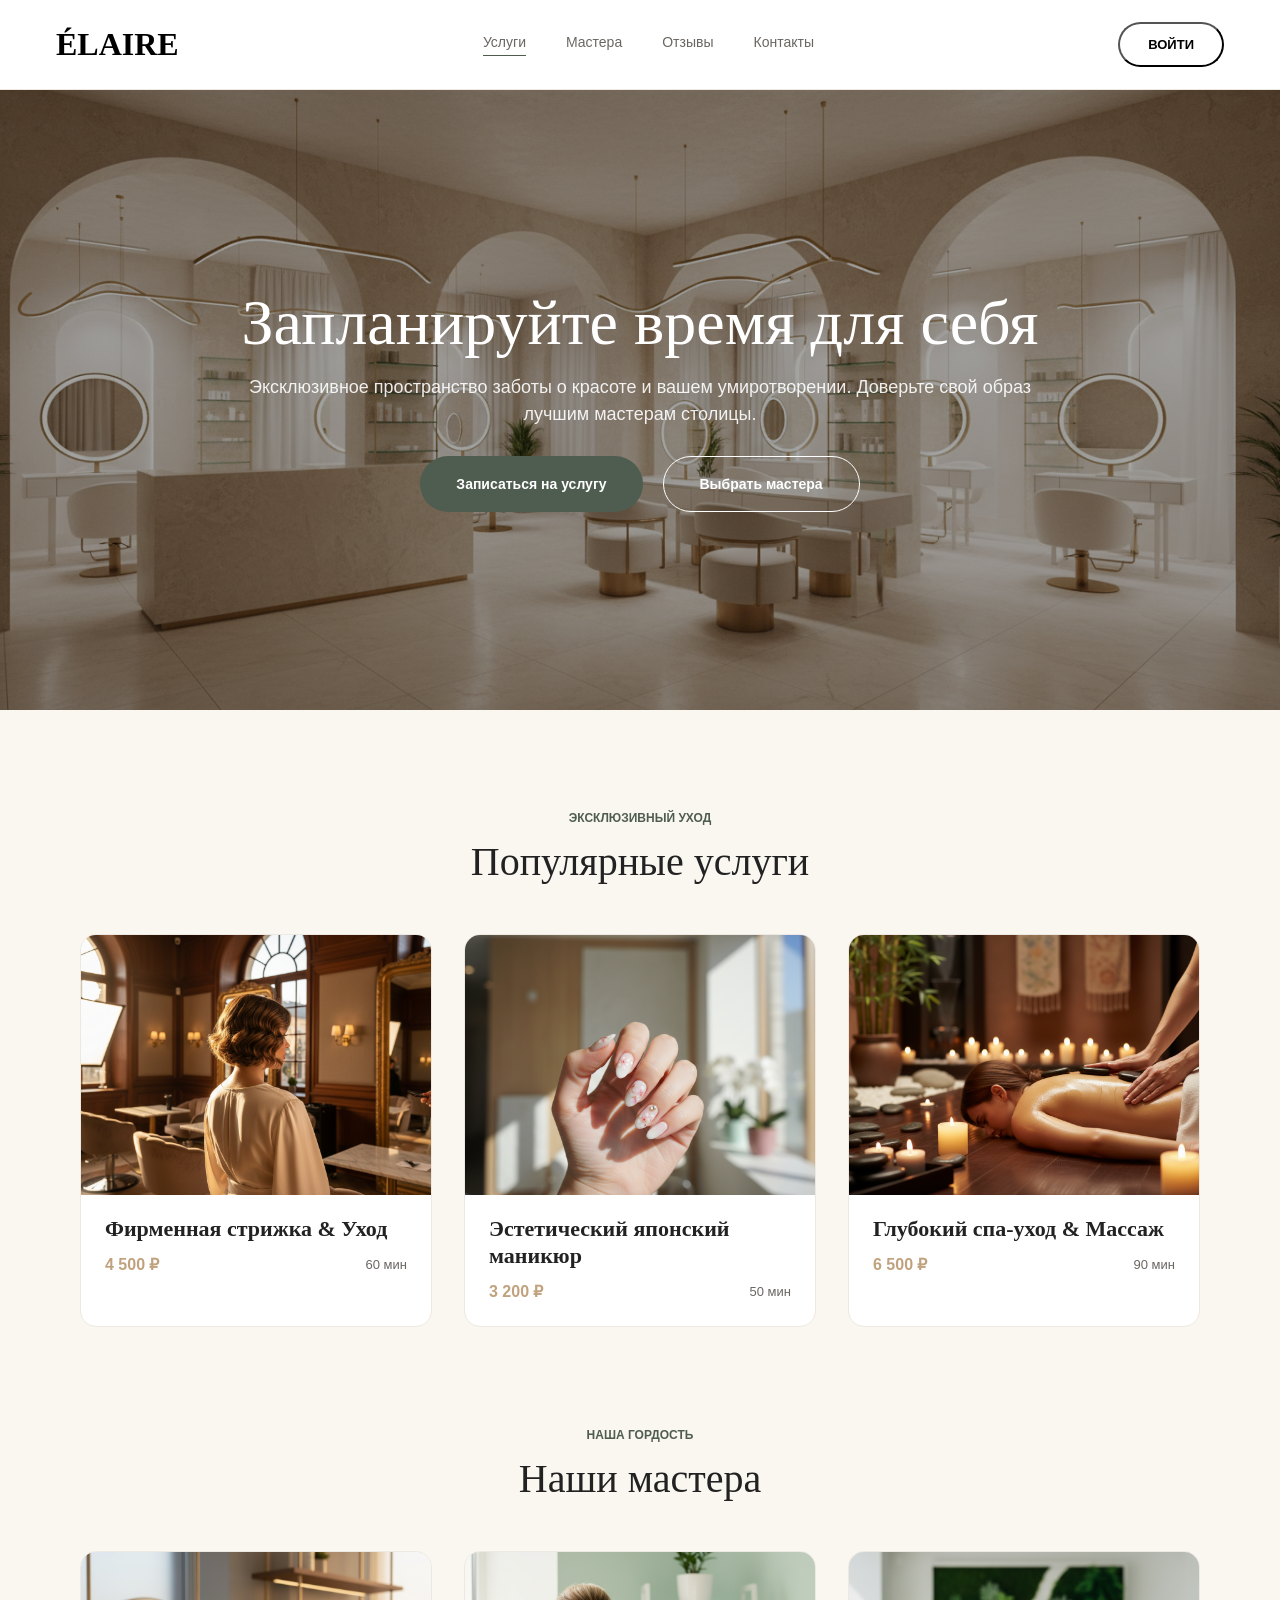
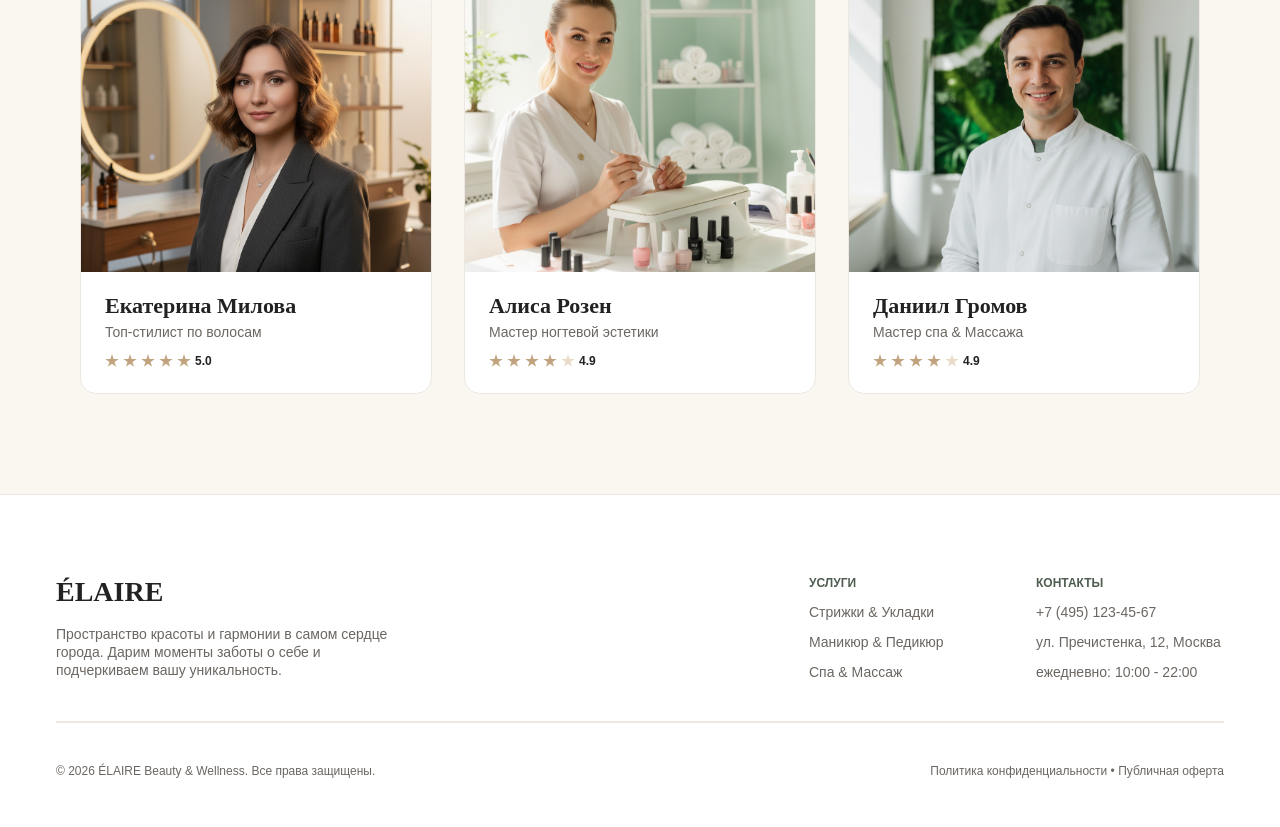
<file: frontend-1-complete/index.html>
<!DOCTYPE html>
<html lang="ru">
  <head>
    <meta charset="UTF-8" />
    <link rel="icon" type="image/svg+xml" href="/favicon.svg" />
    <meta name="viewport" content="width=device-width, initial-scale=1.0" />
    <title>ÉLAIRE — Салон услуг</title>
    <link rel="stylesheet" href="home.css" />
  </head>
  <body>
    <div class="page">
      <!-- header -->
      <header class="header">
        <div class="logo">
          <span class="logo-text">ÉLAIRE</span>
        </div>
        <nav class="nav-links">
          <div class="nav-item active"><a href="#">Услуги</a></div>
          <div class="nav-item"><a href="#">Мастера</a></div>
          <div class="nav-item"><a href="#">Отзывы</a></div>
          <div class="nav-item"><a href="#">Контакты</a></div>
        </nav>
        <button class="login-button"><span>Войти</span></button>
      </header>

      <!-- hero -->
      <section class="hero">
        <div class="hero-text-container">
          <h1 class="hero-title">Запланируйте время для себя</h1>
          <p class="hero-desc">
            Эксклюзивное пространство заботы о красоте и вашем умиротворении.
            Доверьте свой образ лучшим мастерам столицы.
          </p>
        </div>
        <div class="hero-ctas">
          <button
            class="cta-service"
            onclick="window.location.href='services.html'"
          >
            Записаться на услугу
          </button>
          <button class="cta-master">Выбрать мастера</button>
        </div>
      </section>

      <!-- popular services -->
      <section class="popular-services">
        <div class="section-header">
          <span class="section-tag">Эксклюзивный уход</span>
          <h2 class="section-title">Популярные услуги</h2>
        </div>
        <div class="services-grid">
          <article class="service-card">
            <div
              class="service-card-image"
              style="background-image: url('images/service-haircut.png')"
            ></div>
            <div class="service-card-body">
              <h3 class="service-card-title">Фирменная стрижка &amp; Уход</h3>
              <div class="service-card-meta">
                <span class="price">4 500 ₽</span>
                <span class="duration">60 мин</span>
              </div>
            </div>
          </article>
          <article class="service-card">
            <div
              class="service-card-image"
              style="background-image: url('images/service-manicure.png')"
            ></div>
            <div class="service-card-body">
              <h3 class="service-card-title">Эстетический японский маникюр</h3>
              <div class="service-card-meta">
                <span class="price">3 200 ₽</span>
                <span class="duration">50 мин</span>
              </div>
            </div>
          </article>
          <article class="service-card">
            <div
              class="service-card-image"
              style="background-image: url('images/service-spa.png')"
            ></div>
            <div class="service-card-body">
              <h3 class="service-card-title">Глубокий спа-уход &amp; Массаж</h3>
              <div class="service-card-meta">
                <span class="price">6 500 ₽</span>
                <span class="duration">90 мин</span>
              </div>
            </div>
          </article>
        </div>
      </section>

      <!-- our masters -->
      <section class="our-masters">
        <div class="section-header">
          <span class="section-tag">Наша гордость</span>
          <h2 class="section-title">Наши мастера</h2>
        </div>
        <div class="masters-grid">
          <article class="master-card">
            <div
              class="master-card-image"
              style="background-image: url('images/master-ekaterina.png')"
            ></div>
            <div class="master-card-body">
              <div class="master-info">
                <h3 class="master-name">Екатерина Милова</h3>
                <span class="master-role">Топ-стилист по волосам</span>
              </div>
              <div class="stars">
                <span class="star"></span>
                <span class="star"></span>
                <span class="star"></span>
                <span class="star"></span>
                <span class="star"></span>
                <span class="rating">5.0</span>
              </div>
            </div>
          </article>
          <article class="master-card">
            <div
              class="master-card-image"
              style="background-image: url('images/master-alisa.png')"
            ></div>
            <div class="master-card-body">
              <div class="master-info">
                <h3 class="master-name">Алиса Розен</h3>
                <span class="master-role">Мастер ногтевой эстетики</span>
              </div>
              <div class="stars">
                <span class="star"></span>
                <span class="star"></span>
                <span class="star"></span>
                <span class="star"></span>
                <span class="star star-empty"></span>
                <span class="rating">4.9</span>
              </div>
            </div>
          </article>
          <article class="master-card">
            <div
              class="master-card-image"
              style="background-image: url('images/master-daniil.png')"
            ></div>
            <div class="master-card-body">
              <div class="master-info">
                <h3 class="master-name">Даниил Громов</h3>
                <span class="master-role">Мастер спа &amp; Массажа</span>
              </div>
              <div class="stars">
                <span class="star"></span>
                <span class="star"></span>
                <span class="star"></span>
                <span class="star"></span>
                <span class="star star-empty"></span>
                <span class="rating">4.9</span>
              </div>
            </div>
          </article>
        </div>
      </section>

      <!-- footer -->
      <footer class="footer">
        <div class="footer-top">
          <div class="footer-brand">
            <span class="brand-name">ÉLAIRE</span>
            <span class="brand-desc"
              >Пространство красоты и гармонии в самом сердце города. Дарим
              моменты заботы о себе и подчеркиваем вашу уникальность.</span
            >
          </div>
          <div class="footer-links-row">
            <div class="links-col" style="width: 147px">
              <span class="col-title">Услуги</span>
              <a href="#">Стрижки &amp; Укладки</a>
              <a href="#">Маникюр &amp; Педикюр</a>
              <a href="#">Спа &amp; Массаж</a>
            </div>
            <div class="links-col" style="width: 188px">
              <span class="col-title">Контакты</span>
              <a href="#">+7 (495) 123-45-67</a>
              <a href="#">ул. Пречистенка, 12, Москва</a>
              <a href="#">ежедневно: 10:00 - 22:00</a>
            </div>
          </div>
        </div>
        <div class="footer-line"></div>
        <div class="footer-bottom">
          <span class="copy"
            >© 2026 ÉLAIRE Beauty &amp; Wellness. Все права защищены.</span
          >
          <span class="legal"
            >Политика конфиденциальности • Публичная оферта</span
          >
        </div>
      </footer>
    </div>
  </body>
</html>
</file>
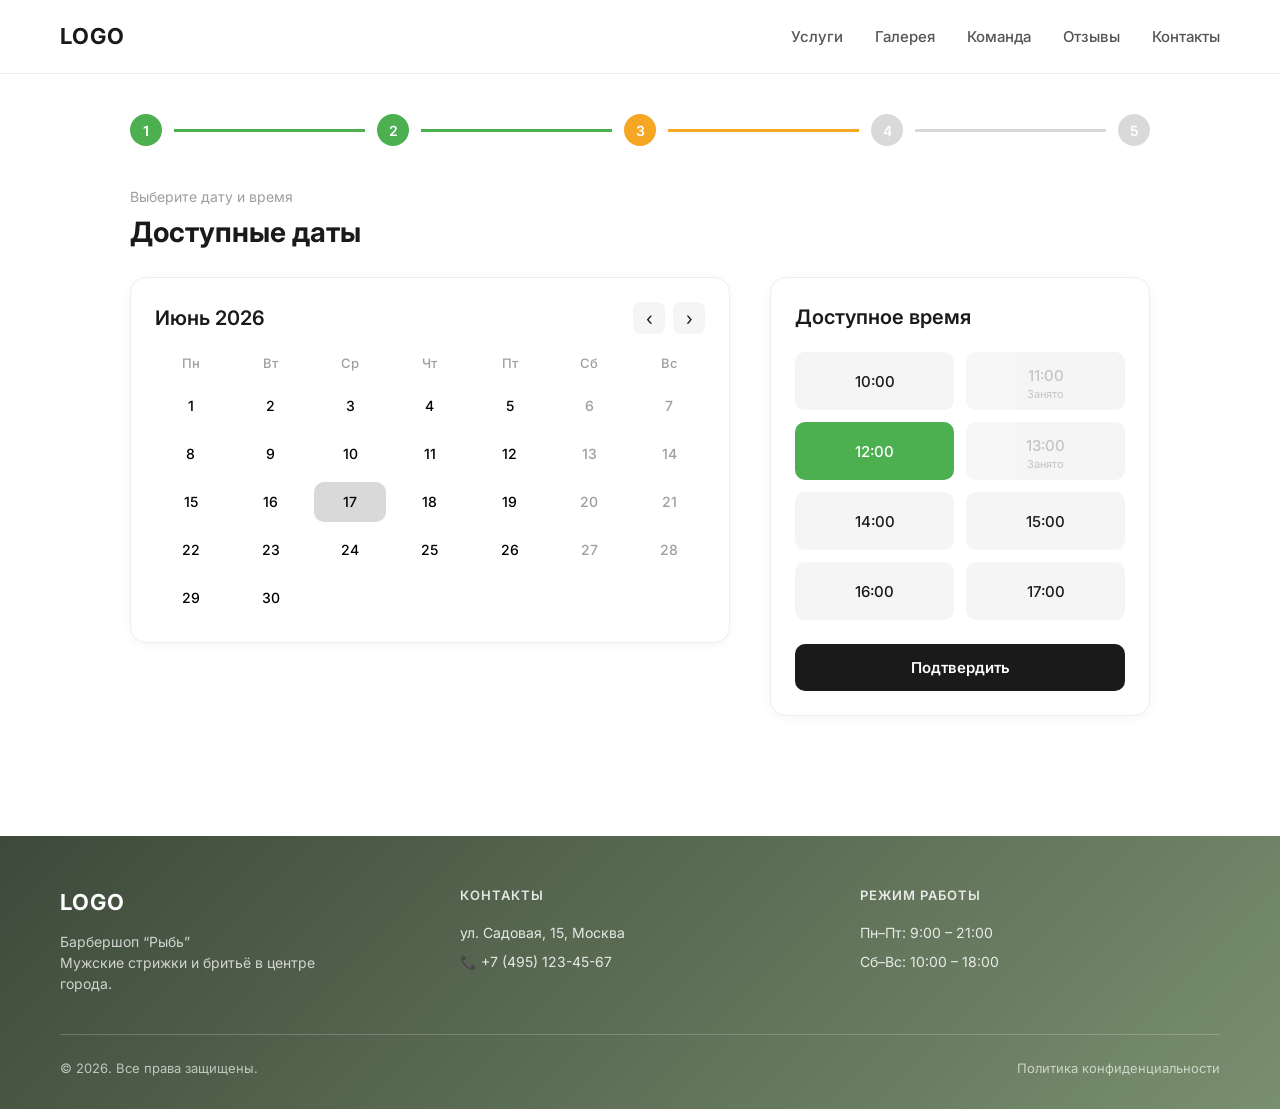
<file: frontend-1-practice/index.html>
<!DOCTYPE html>
<html lang="ru">
<head>
  <meta charset="UTF-8">
  <meta name="viewport" content="width=device-width, initial-scale=1.0">
  <title>Выбор даты и времени</title>
  <link rel="stylesheet" href="styles.css">
  <link rel="preconnect" href="https://fonts.googleapis.com">
  <link href="https://fonts.googleapis.com/css2?family=Inter:wght@400;500;600;700&display=swap" rel="stylesheet">
</head>
<body>

  <!-- ШАПКА -->
  <header class="header">
    <div class="header__logo">LOGO</div>
    <nav class="header__nav">
      <ul class="header__menu">
        <li><a href="#" class="header__link">Услуги</a></li>
        <li><a href="#" class="header__link">Галерея</a></li>
        <li><a href="#" class="header__link">Команда</a></li>
        <li><a href="#" class="header__link">Отзывы</a></li>
        <li><a href="#" class="header__link">Контакты</a></li>
      </ul>
    </nav>
  </header>

  <main class="main">

    <!-- ИНДИКАТОР ШАГОВ -->
    <section class="stepper">
      <div class="stepper__item stepper__item--done">
        <span class="stepper__circle">1</span>
        <span class="stepper__line stepper__line--done"></span>
      </div>
      <div class="stepper__item stepper__item--done">
        <span class="stepper__circle">2</span>
        <span class="stepper__line stepper__line--done"></span>
      </div>
      <div class="stepper__item stepper__item--active">
        <span class="stepper__circle">3</span>
        <span class="stepper__line stepper__line--active"></span>
      </div>
      <div class="stepper__item">
        <span class="stepper__circle">4</span>
        <span class="stepper__line"></span>
      </div>
      <div class="stepper__item stepper__item--last">
        <span class="stepper__circle">5</span>
      </div>
    </section>

    <!-- ЗАГОЛОВОК -->
    <section class="booking">
      <div class="booking__header">
        <span class="booking__subtitle">Выберите дату и время</span>
        <h1 class="booking__title">Доступные даты</h1>
      </div>

      <div class="booking__content">

        <!-- КАЛЕНДАРЬ -->
        <section class="calendar">
          <div class="calendar__header">
            <h2 class="calendar__month">Июнь 2026</h2>
            <div class="calendar__nav">
              <button class="calendar__arrow" aria-label="Предыдущий месяц">‹</button>
              <button class="calendar__arrow" aria-label="Следующий месяц">›</button>
            </div>
          </div>

          <div class="calendar__weekdays">
            <span class="calendar__weekday">Пн</span>
            <span class="calendar__weekday">Вт</span>
            <span class="calendar__weekday">Ср</span>
            <span class="calendar__weekday">Чт</span>
            <span class="calendar__weekday">Пт</span>
            <span class="calendar__weekday">Сб</span>
            <span class="calendar__weekday">Вс</span>
          </div>

          <div class="calendar__days">
            <button type="button" class="day" aria-pressed="false">1</button>
            <button type="button" class="day" aria-pressed="false">2</button>
            <button type="button" class="day" aria-pressed="false">3</button>
            <button type="button" class="day" aria-pressed="false">4</button>
            <button type="button" class="day" aria-pressed="false">5</button>
            <button type="button" class="day day--weekend" aria-pressed="false">6</button>
            <button type="button" class="day day--weekend" aria-pressed="false">7</button>
            <button type="button" class="day" aria-pressed="false">8</button>
            <button type="button" class="day" aria-pressed="false">9</button>
            <button type="button" class="day" aria-pressed="false">10</button>
            <button type="button" class="day" aria-pressed="false">11</button>
            <button type="button" class="day" aria-pressed="false">12</button>
            <button type="button" class="day day--weekend" aria-pressed="false">13</button>
            <button type="button" class="day day--weekend" aria-pressed="false">14</button>
            <button type="button" class="day" aria-pressed="false">15</button>
            <button type="button" class="day" aria-pressed="false">16</button>
            <button type="button" class="day day--selected" aria-pressed="true">17</button>
            <button type="button" class="day" aria-pressed="false">18</button>
            <button type="button" class="day" aria-pressed="false">19</button>
            <button type="button" class="day day--weekend" aria-pressed="false">20</button>
            <button type="button" class="day day--weekend" aria-pressed="false">21</button>
            <button type="button" class="day" aria-pressed="false">22</button>
            <button type="button" class="day" aria-pressed="false">23</button>
            <button type="button" class="day" aria-pressed="false">24</button>
            <button type="button" class="day" aria-pressed="false">25</button>
            <button type="button" class="day" aria-pressed="false">26</button>
            <button type="button" class="day day--weekend" aria-pressed="false">27</button>
            <button type="button" class="day day--weekend" aria-pressed="false">28</button>
            <button type="button" class="day" aria-pressed="false">29</button>
            <button type="button" class="day" aria-pressed="false">30</button>
          </div>
        </section>

        <!-- СЛОТЫ ВРЕМЕНИ -->
        <aside class="timeslots">
          <h2 class="timeslots__title">Доступное время</h2>

          <div class="timeslots__grid">
            <button type="button" class="slot" aria-pressed="false">10:00</button>
            <button type="button" class="slot slot--busy" disabled>
              11:00
              <span class="slot__busy">Занято</span>
            </button>
            <button type="button" class="slot slot--selected" aria-pressed="true">12:00</button>
            <button type="button" class="slot slot--busy" disabled>
              13:00
              <span class="slot__busy">Занято</span>
            </button>
            <button type="button" class="slot" aria-pressed="false">14:00</button>
            <button type="button" class="slot" aria-pressed="false">15:00</button>
            <button type="button" class="slot" aria-pressed="false">16:00</button>
            <button type="button" class="slot" aria-pressed="false">17:00</button>
          </div>

          <button class="confirm-btn">Подтвердить</button>
        </aside>

      </div>
    </section>

  </main>

  <!-- ПОДВАЛ -->
  <footer class="footer">
    <div class="footer__top">
      <div class="footer__brand">
        <div class="footer__logo">LOGO</div>
        <p class="footer__description">Барбершоп “Рыбь”</p>
        <p class="footer__description">Мужские стрижки и бритьё в центре города.</p>
      </div>

      <div class="footer__contacts">
        <h3 class="footer__heading">КОНТАКТЫ</h3>
        <p class="footer__address"> ул. Садовая, 15, Москва</p>
        <p class="footer__phone">📞 +7 (495) 123-45-67</p>
      </div>

      <div class="footer__schedule">
        <h3 class="footer__heading">РЕЖИМ РАБОТЫ</h3>
        <p class="footer__hours">Пн–Пт: 9:00 – 21:00</p>
        <p class="footer__hours">Сб–Вс: 10:00 – 18:00</p>
      </div>
    </div>

    <div class="footer__bottom">
      <span class="footer__copy">© 2026. Все права защищены.</span>
      <a href="#" class="footer__policy">Политика конфиденциальности</a>
    </div>
  </footer>

</body>
</html>
</file>
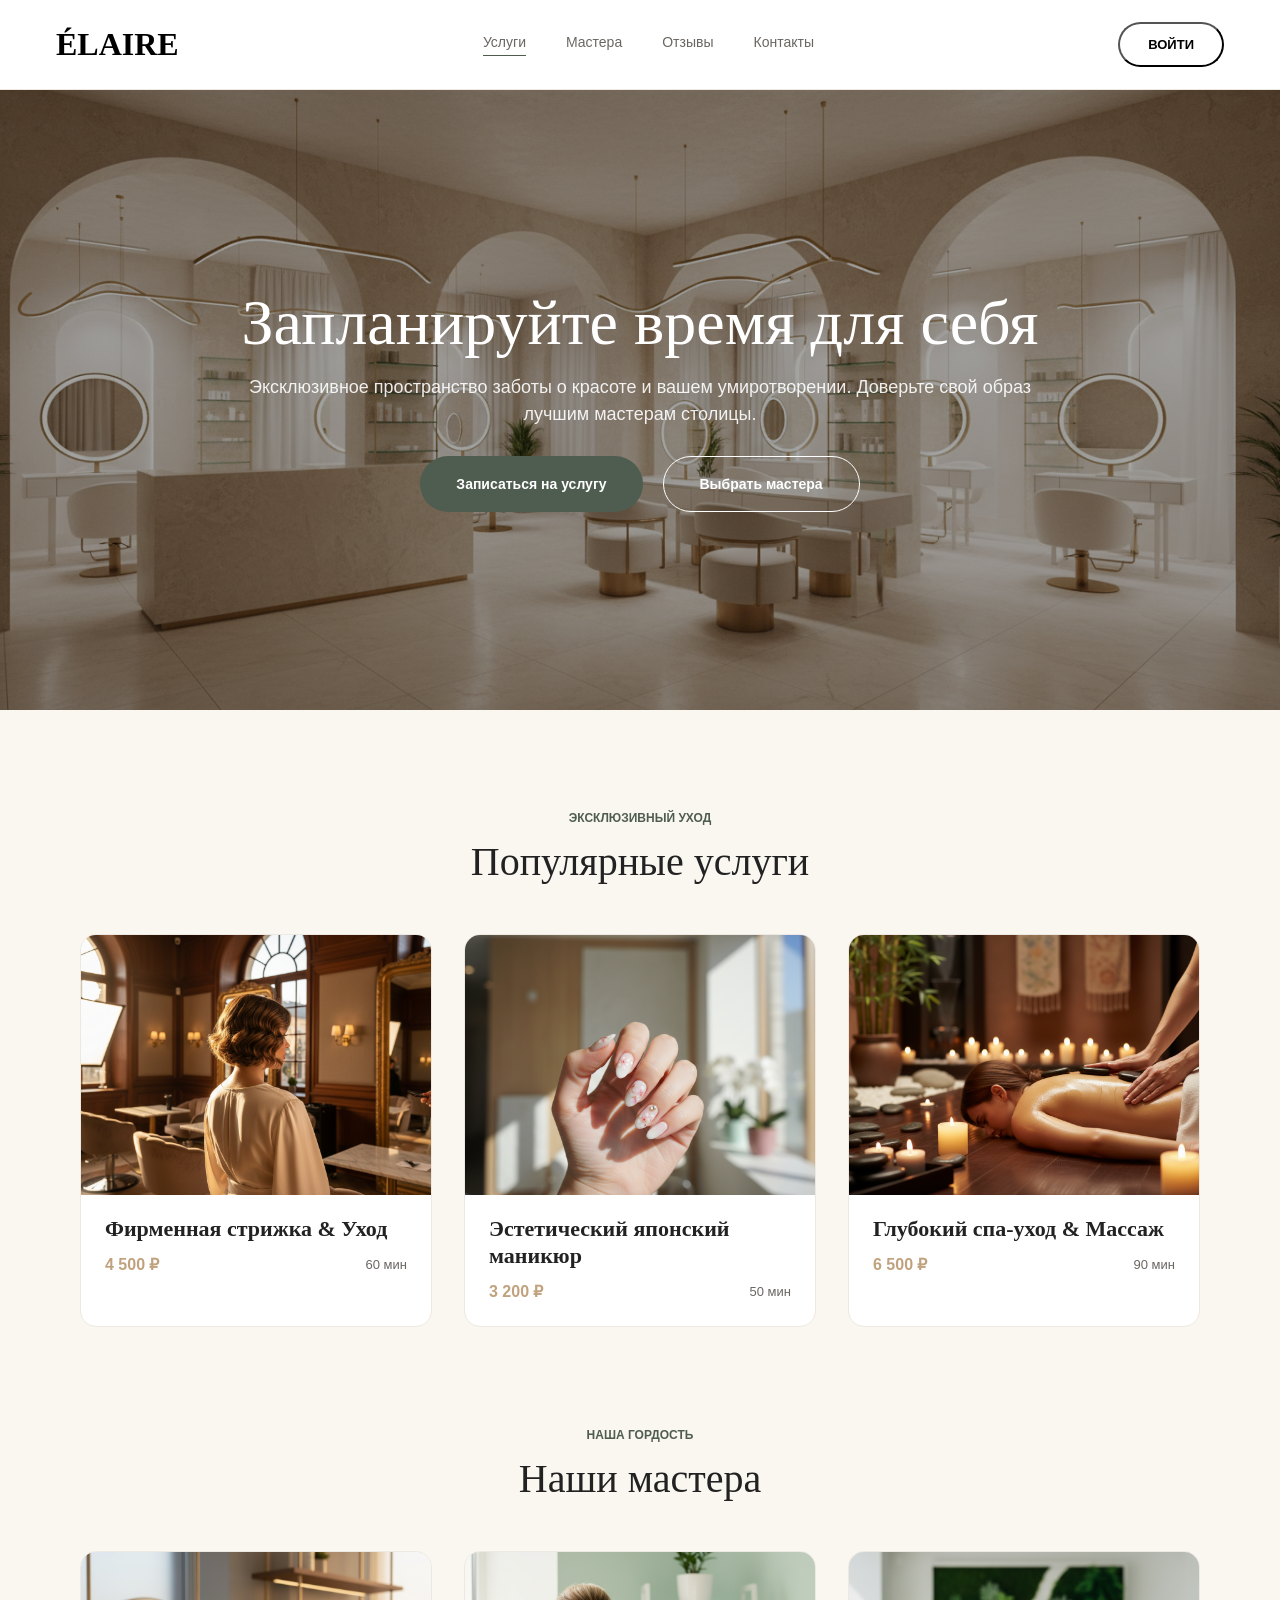
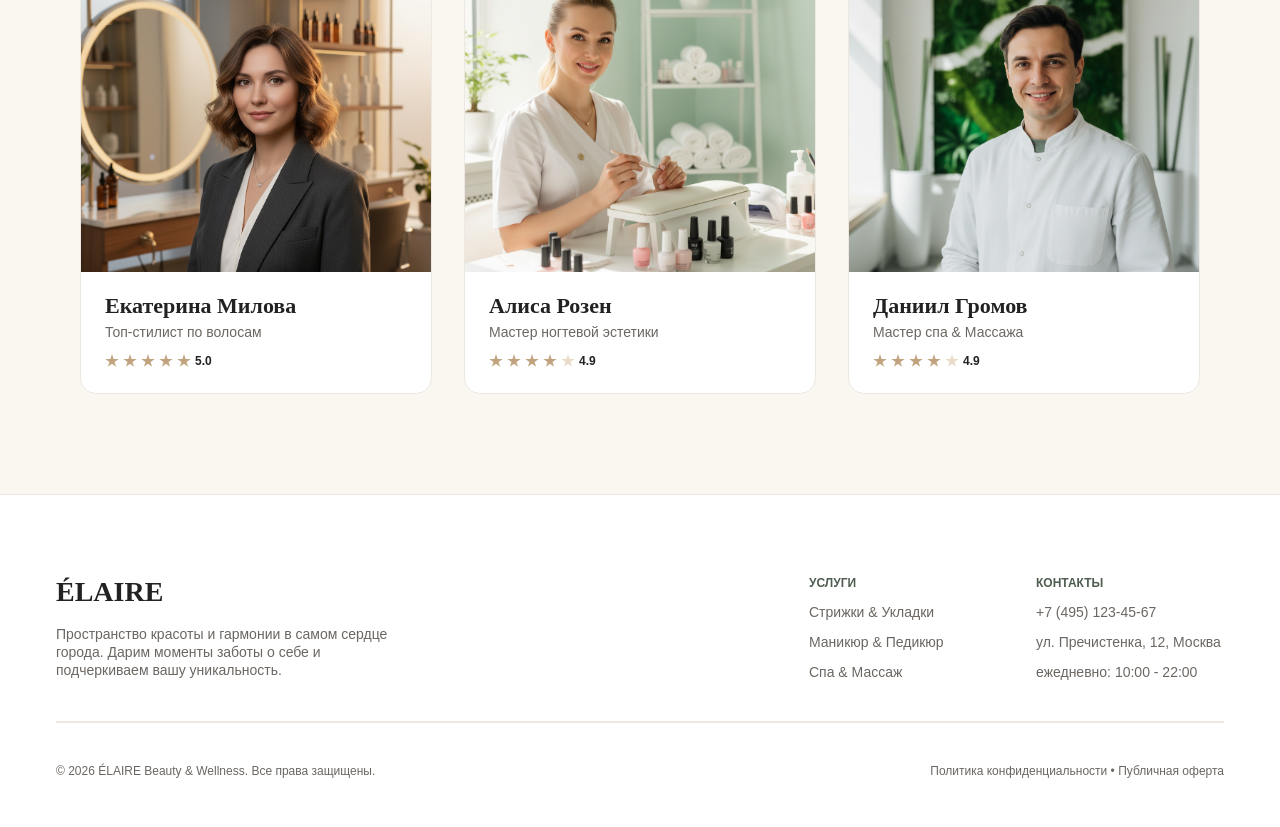
<file: frontend-2-complete/index.html>
<!DOCTYPE html>
<html lang="ru">
  <head>
    <meta charset="UTF-8" />
    <link rel="icon" type="image/svg+xml" href="/favicon.svg" />
    <meta name="viewport" content="width=device-width, initial-scale=1.0" />
    <title>ÉLAIRE — Салон услуг</title>
    <link rel="stylesheet" href="home.css" />
  </head>
  <body>
    <div class="page">
      <!-- header -->
      <header class="header">
        <div class="logo">
          <span class="logo-text">ÉLAIRE</span>
        </div>
        <nav class="nav-links">
          <div class="nav-item active"><a href="#">Услуги</a></div>
          <div class="nav-item"><a href="#">Мастера</a></div>
          <div class="nav-item"><a href="#">Отзывы</a></div>
          <div class="nav-item"><a href="#">Контакты</a></div>
        </nav>
        <button class="login-button"><span>Войти</span></button>
      </header>

      <!-- hero -->
      <section class="hero">
        <div class="hero-text-container">
          <h1 class="hero-title">Запланируйте время для себя</h1>
          <p class="hero-desc">
            Эксклюзивное пространство заботы о красоте и вашем умиротворении.
            Доверьте свой образ лучшим мастерам столицы.
          </p>
        </div>
        <div class="hero-ctas">
          <button class="cta-service">Записаться на услугу</button>
          <button class="cta-master">Выбрать мастера</button>
        </div>
      </section>

      <!-- popular services -->
      <section class="popular-services">
        <div class="section-header">
          <span class="section-tag">Эксклюзивный уход</span>
          <h2 class="section-title">Популярные услуги</h2>
        </div>
        <div class="services-grid">
          <article class="service-card">
            <div
              class="service-card-image"
              style="background-image: url('images/service-haircut.png')"
            ></div>
            <div class="service-card-body">
              <h3 class="service-card-title">Фирменная стрижка &amp; Уход</h3>
              <div class="service-card-meta">
                <span class="price">4 500 ₽</span>
                <span class="duration">60 мин</span>
              </div>
            </div>
          </article>
          <article class="service-card">
            <div
              class="service-card-image"
              style="background-image: url('images/service-manicure.png')"
            ></div>
            <div class="service-card-body">
              <h3 class="service-card-title">Эстетический японский маникюр</h3>
              <div class="service-card-meta">
                <span class="price">3 200 ₽</span>
                <span class="duration">50 мин</span>
              </div>
            </div>
          </article>
          <article class="service-card">
            <div
              class="service-card-image"
              style="background-image: url('images/service-spa.png')"
            ></div>
            <div class="service-card-body">
              <h3 class="service-card-title">Глубокий спа-уход &amp; Массаж</h3>
              <div class="service-card-meta">
                <span class="price">6 500 ₽</span>
                <span class="duration">90 мин</span>
              </div>
            </div>
          </article>
        </div>
      </section>

      <!-- our masters -->
      <section class="our-masters">
        <div class="section-header">
          <span class="section-tag">Наша гордость</span>
          <h2 class="section-title">Наши мастера</h2>
        </div>
        <div class="masters-grid">
          <article class="master-card">
            <div
              class="master-card-image"
              style="background-image: url('images/master-ekaterina.png')"
            ></div>
            <div class="master-card-body">
              <div class="master-info">
                <h3 class="master-name">Екатерина Милова</h3>
                <span class="master-role">Топ-стилист по волосам</span>
              </div>
              <div class="stars">
                <span class="star"></span>
                <span class="star"></span>
                <span class="star"></span>
                <span class="star"></span>
                <span class="star"></span>
                <span class="rating">5.0</span>
              </div>
            </div>
          </article>
          <article class="master-card">
            <div
              class="master-card-image"
              style="background-image: url('images/master-alisa.png')"
            ></div>
            <div class="master-card-body">
              <div class="master-info">
                <h3 class="master-name">Алиса Розен</h3>
                <span class="master-role">Мастер ногтевой эстетики</span>
              </div>
              <div class="stars">
                <span class="star"></span>
                <span class="star"></span>
                <span class="star"></span>
                <span class="star"></span>
                <span class="star star-empty"></span>
                <span class="rating">4.9</span>
              </div>
            </div>
          </article>
          <article class="master-card">
            <div
              class="master-card-image"
              style="background-image: url('images/master-daniil.png')"
            ></div>
            <div class="master-card-body">
              <div class="master-info">
                <h3 class="master-name">Даниил Громов</h3>
                <span class="master-role">Мастер спа &amp; Массажа</span>
              </div>
              <div class="stars">
                <span class="star"></span>
                <span class="star"></span>
                <span class="star"></span>
                <span class="star"></span>
                <span class="star star-empty"></span>
                <span class="rating">4.9</span>
              </div>
            </div>
          </article>
        </div>
      </section>

      <!-- footer -->
      <footer class="footer">
        <div class="footer-top">
          <div class="footer-brand">
            <span class="brand-name">ÉLAIRE</span>
            <span class="brand-desc"
              >Пространство красоты и гармонии в самом сердце города. Дарим
              моменты заботы о себе и подчеркиваем вашу уникальность.</span
            >
          </div>
          <div class="footer-links-row">
            <div class="links-col" style="width: 147px">
              <span class="col-title">Услуги</span>
              <a href="#">Стрижки &amp; Укладки</a>
              <a href="#">Маникюр &amp; Педикюр</a>
              <a href="#">Спа &amp; Массаж</a>
            </div>
            <div class="links-col" style="width: 188px">
              <span class="col-title">Контакты</span>
              <a href="#">+7 (495) 123-45-67</a>
              <a href="#">ул. Пречистенка, 12, Москва</a>
              <a href="#">ежедневно: 10:00 - 22:00</a>
            </div>
          </div>
        </div>
        <div class="footer-line"></div>
        <div class="footer-bottom">
          <span class="copy"
            >© 2026 ÉLAIRE Beauty &amp; Wellness. Все права защищены.</span
          >
          <span class="legal"
            >Политика конфиденциальности • Публичная оферта</span
          >
        </div>
      </footer>
    </div>
    <script src="./home.js"></script>
  </body>
</html>
</file>
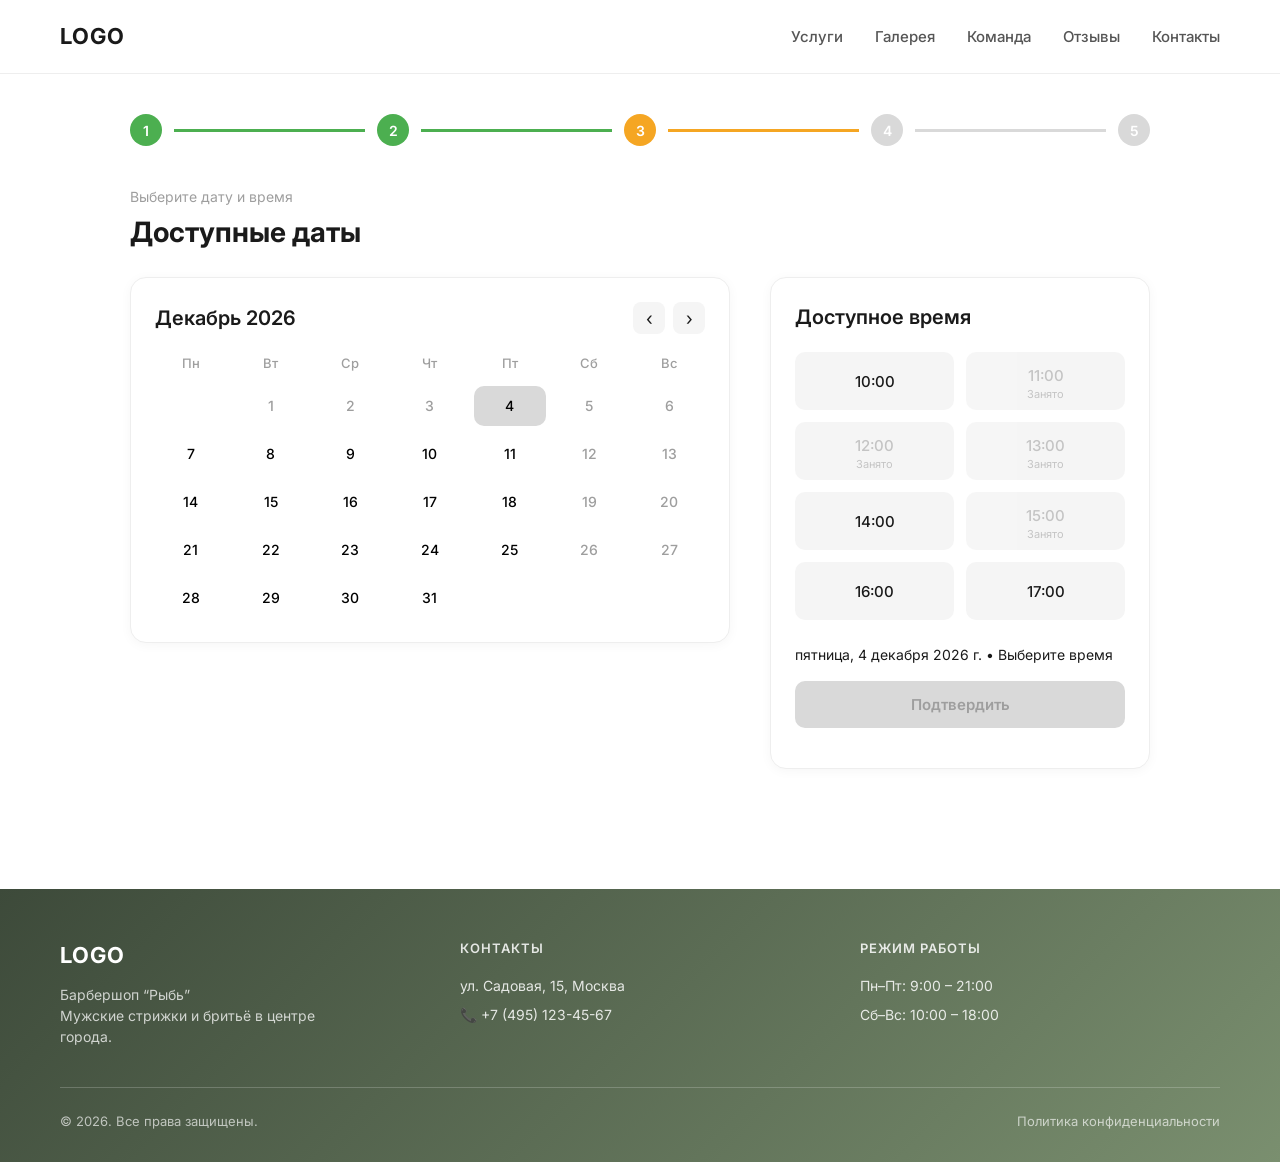
<file: frontend-2-practice/index.html>
<!DOCTYPE html>
<html lang="ru">
<head>
  <meta charset="UTF-8">
  <meta name="viewport" content="width=device-width, initial-scale=1.0">
  <title>Выбор даты и времени</title>
  <link rel="stylesheet" href="styles.css">
  <link rel="preconnect" href="https://fonts.googleapis.com">
  <link href="https://fonts.googleapis.com/css2?family=Inter:wght@400;500;600;700&display=swap" rel="stylesheet">
</head>
<body>

  <!-- ШАПКА -->
  <header class="header">
    <div class="header__logo">LOGO</div>
    <nav class="header__nav">
      <ul class="header__menu">
        <li><a href="#" class="header__link">Услуги</a></li>
        <li><a href="#" class="header__link">Галерея</a></li>
        <li><a href="#" class="header__link">Команда</a></li>
        <li><a href="#" class="header__link">Отзывы</a></li>
        <li><a href="#" class="header__link">Контакты</a></li>
      </ul>
    </nav>
  </header>

  <main class="main">

    <!-- ИНДИКАТОР ШАГОВ -->
    <section class="stepper">
      <div class="stepper__item stepper__item--done">
        <span class="stepper__circle">1</span>
        <span class="stepper__line stepper__line--done"></span>
      </div>
      <div class="stepper__item stepper__item--done">
        <span class="stepper__circle">2</span>
        <span class="stepper__line stepper__line--done"></span>
      </div>
      <div class="stepper__item stepper__item--active">
        <span class="stepper__circle">3</span>
        <span class="stepper__line stepper__line--active"></span>
      </div>
      <div class="stepper__item">
        <span class="stepper__circle">4</span>
        <span class="stepper__line"></span>
      </div>
      <div class="stepper__item stepper__item--last">
        <span class="stepper__circle">5</span>
      </div>
    </section>

    <!-- ЗАГОЛОВОК -->
    <section class="booking">
      <div class="booking__header">
        <span class="booking__subtitle">Выберите дату и время</span>
        <h1 class="booking__title">Доступные даты</h1>
      </div>

      <div class="booking__content">

        <!-- КАЛЕНДАРЬ -->
        <section class="calendar">
          <div class="calendar__header">
            <h2 class="calendar__month">Июнь 2026</h2>
            <div class="calendar__nav">
              <button class="calendar__arrow" aria-label="Предыдущий месяц">‹</button>
              <button class="calendar__arrow" aria-label="Следующий месяц">›</button>
            </div>
          </div>

          <div class="calendar__weekdays">
            <span class="calendar__weekday">Пн</span>
            <span class="calendar__weekday">Вт</span>
            <span class="calendar__weekday">Ср</span>
            <span class="calendar__weekday">Чт</span>
            <span class="calendar__weekday">Пт</span>
            <span class="calendar__weekday">Сб</span>
            <span class="calendar__weekday">Вс</span>
          </div>

          <div class="calendar__days">
          </div>
        </section>

        <!-- СЛОТЫ ВРЕМЕНИ -->
        <aside class="timeslots">
          <h2 class="timeslots__title">Доступное время</h2>

          <div class="timeslots__grid">
          </div>

          <p class="booking-summary" aria-live="polite"></p>
          <button type="button" class="confirm-btn" disabled>Подтвердить</button>
          <p class="booking-status" role="status"></p>
        </aside>

      </div>
    </section>

  </main>

  <!-- ПОДВАЛ -->
  <footer class="footer">
    <div class="footer__top">
      <div class="footer__brand">
        <div class="footer__logo">LOGO</div>
        <p class="footer__description">Барбершоп “Рыбь”</p>
        <p class="footer__description">Мужские стрижки и бритьё в центре города.</p>
      </div>

      <div class="footer__contacts">
        <h3 class="footer__heading">КОНТАКТЫ</h3>
        <p class="footer__address"> ул. Садовая, 15, Москва</p>
        <p class="footer__phone">📞 +7 (495) 123-45-67</p>
      </div>

      <div class="footer__schedule">
        <h3 class="footer__heading">РЕЖИМ РАБОТЫ</h3>
        <p class="footer__hours">Пн–Пт: 9:00 – 21:00</p>
        <p class="footer__hours">Сб–Вс: 10:00 – 18:00</p>
      </div>
    </div>

    <div class="footer__bottom">
      <span class="footer__copy">© 2026. Все права защищены.</span>
      <a href="#" class="footer__policy">Политика конфиденциальности</a>
    </div>
  </footer>
<script src="script.js"></script>
</body>
</html>
</file>
<file: frontend-1-complete/home.css>
/* ===== reset & base ===== */
* {
  margin: 0;
  padding: 0;
  box-sizing: border-box;
}

body {
  min-height: 100vh;
  font-family: "DM Sans", sans-serif;
}

.page {
  display: flex;
  flex-direction: column;
  min-height: 100vh;
  background: #faf6f0;
}

/* ===== header ===== */
.header {
  display: flex;
  flex-direction: row;
  justify-content: space-between;
  align-items: center;
  padding: 0px 56px;
  height: 90px;
  background: #ffffff;
  border-bottom: 1px solid #ede8e1;
}

.logo-text {
  font-family: "Cormorant Garamond", serif;
  font-weight: 600;
  font-size: 32px;
  line-height: 39px;
  cursor: pointer;
}

.nav-links {
  display: flex;
  flex-direction: row;
  gap: 40px;
}

.nav-item {
  padding-bottom: 4px;
  border-bottom: 1.5px solid transparent;
}

.nav-item.active {
  border-bottom-color: #4f5d50;
}

.nav-item a {
  font-size: 14px;
  line-height: 18px;
  color: #6b6661;
  text-decoration: none;
}

.login-button {
  padding: 12px 28px;
  border-radius: 100px;
  background: transparent;
  cursor: pointer;
  font-weight: 600;
  font-size: 13px;
  line-height: 17px;
  text-transform: uppercase;
}

/* ===== hero ===== */
.hero {
  display: flex;
  flex-direction: column;
  justify-content: center;
  align-items: center;
  padding: 0px 80px;
  gap: 28px;
  height: 620px;
  background: linear-gradient(0deg, rgba(0, 0, 0, 0.35), rgba(0, 0, 0, 0.35)),
    url("./images/hero-salon.png") center / cover no-repeat;
}

.hero-text-container {
  display: flex;
  flex-direction: column;
  align-items: center;
  gap: 16px;
  max-width: 800px;
}

.hero-title {
  font-family: "Cormorant Garamond", serif;
  font-weight: 400;
  font-size: 64px;
  line-height: 1.1;
  text-align: center;
  color: #ffffff;
}

.hero-desc {
  font-size: 18px;
  line-height: 1.5;
  text-align: center;
  color: #ffffff;
  opacity: 0.9;
}

.hero-ctas {
  display: flex;
  flex-direction: row;
  gap: 20px;
}

.cta-service {
  padding: 18px 36px;
  background: #4f5d50;
  border-radius: 100px;
  border: none;
  cursor: pointer;
  font-weight: 600;
  font-size: 14px;
  line-height: 18px;
  color: #ffffff;
}

.cta-service:hover {
  background: #3d4a3e;
}

.cta-master {
  padding: 18px 36px;
  background: transparent;
  border: 1px solid #ffffff;
  border-radius: 100px;
  cursor: pointer;
  font-weight: 600;
  font-size: 14px;
  line-height: 18px;
  color: #ffffff;
}

.cta-master:hover {
  background: rgba(255, 255, 255, 0.1);
}

/* ===== section header ===== */
.section-header {
  display: flex;
  flex-direction: column;
  align-items: center;
  gap: 12px;
  width: 100%;
}

.section-tag {
  font-weight: 700;
  font-size: 12px;
  line-height: 16px;
  text-transform: uppercase;
  color: #4f5d50;
}

.section-title {
  font-family: "Cormorant Garamond", serif;
  font-weight: 500;
  font-size: 40px;
  line-height: 48px;
  color: #222222;
}

/* ===== popular services ===== */
.popular-services {
  display: flex;
  flex-direction: column;
  align-items: flex-start;
  padding: 100px 80px 80px;
  gap: 48px;
  background: #faf6f0;
}

.services-grid {
  display: flex;
  flex-direction: row;
  gap: 32px;
  width: 100%;
}

.service-card {
  display: flex;
  flex-direction: column;
  align-items: flex-start;
  gap: 20px;
  flex: 1;
  padding-bottom: 24px;
  background: #ffffff;
  border: 1px solid #ede8e1;
  border-radius: 16px;
  overflow: hidden;
}

.service-card-image {
  width: 100%;
  height: 260px;
  background-size: cover;
  background-position: center;
  background-repeat: no-repeat;
}

.service-card-image--haircut {
  background-image: url("../images/service-haircut.png");
}

.service-card-image--manicure {
  background-image: url("../images/service-manicure.png");
}

.service-card-image--spa {
  background-image: url("../images/service-spa.png");
}

.service-card-body {
  display: flex;
  flex-direction: column;
  gap: 12px;
  padding: 0 24px;
  width: 100%;
}

.service-card-title {
  font-family: "Cormorant Garamond", serif;
  font-weight: 600;
  font-size: 22px;
  line-height: 27px;
  color: #222222;
}

.service-card-meta {
  display: flex;
  flex-direction: row;
  justify-content: space-between;
  align-items: center;
}

.service-card-meta .price {
  font-weight: 600;
  font-size: 16px;
  line-height: 21px;
  color: #c1a27e;
}

.service-card-meta .duration {
  font-size: 13px;
  line-height: 17px;
  color: #6b6661;
}

/* ===== our masters ===== */
.our-masters {
  display: flex;
  flex-direction: column;
  align-items: flex-start;
  padding: 20px 80px 100px;
  gap: 48px;
  background: #faf6f0;
}

.masters-grid {
  display: flex;
  flex-direction: row;
  gap: 32px;
  width: 100%;
}

.master-card {
  display: flex;
  flex-direction: column;
  align-items: flex-start;
  gap: 20px;
  flex: 1;
  padding-bottom: 24px;
  background: #ffffff;
  border: 1px solid #ede8e1;
  border-radius: 16px;
  overflow: hidden;
}

.master-card-image {
  width: 100%;
  height: 320px;
  background-size: cover;
  background-position: center;
  background-repeat: no-repeat;
}

.master-card-image--ekaterina {
  background-image: url("../images/master-ekaterina.png");
}

.master-card-image--alisa {
  background-image: url("../images/master-alisa.png");
}

.master-card-image--daniil {
  background-image: url("../images/master-daniil.png");
}

.master-card-body {
  display: flex;
  flex-direction: column;
  gap: 12px;
  padding: 0 24px;
  width: 100%;
}

.master-info {
  display: flex;
  flex-direction: column;
  gap: 4px;
}

.master-name {
  font-family: "Cormorant Garamond", serif;
  font-weight: 600;
  font-size: 22px;
  line-height: 27px;
  color: #222222;
}

.master-role {
  font-size: 14px;
  line-height: 18px;
  color: #6b6661;
}

.stars {
  display: flex;
  flex-direction: row;
  align-items: center;
  gap: 4px;
}

.star {
  width: 14px;
  height: 14px;
  background: #c1a27e;
  clip-path: polygon(
    50% 0%,
    61% 35%,
    98% 35%,
    68% 57%,
    79% 91%,
    50% 70%,
    21% 91%,
    32% 57%,
    2% 35%,
    39% 35%
  );
}

.star-empty {
  background: #eadbc8;
}

.rating {
  font-weight: 600;
  font-size: 12px;
  line-height: 16px;
  color: #222222;
}

/* ===== footer ===== */
.footer {
  background: #ffffff;
  display: flex;
  flex-direction: column;
  padding: 80px 56px 48px;
  border-top: 1px solid #ede8e1;
  margin-top: auto;
}

.footer-top {
  display: flex;
  flex-direction: row;
  justify-content: space-between;
  gap: 20px;
}

.footer-brand {
  display: flex;
  flex-direction: column;
  gap: 16px;
}

.footer-brand .brand-name {
  font-family: "Cormorant Garamond", serif;
  font-style: normal;
  font-weight: 600;
  font-size: 28px;
  line-height: 34px;
  color: #222222;
}

.footer-brand .brand-desc {
  max-width: 360px;
  font-size: 14px;
  line-height: 18px;
  color: #6b6661;
}

.footer-links-row {
  display: flex;
  flex-direction: row;
  gap: 80px;
}

.links-col {
  display: flex;
  flex-direction: column;
  gap: 12px;
}

.links-col .col-title {
  font-weight: 600;
  font-size: 12px;
  line-height: 16px;
  text-transform: uppercase;
  color: #4f5d50;
}

.links-col a {
  font-size: 14px;
  line-height: 18px;
  color: #6b6661;
  text-decoration: none;
}

.footer-line {
  border: 1px solid #ede8e1;
  margin-top: 40px;
  margin-bottom: 40px;
}

.footer-bottom {
  display: flex;
  flex-direction: row;
  justify-content: space-between;
  align-items: center;
  flex-grow: 0;
}

.footer-bottom .copy {
  font-size: 12px;
  line-height: 16px;
  color: #6b6661;
}

.footer-bottom .legal {
  font-size: 12px;
  line-height: 16px;
  color: #6b6661;
  margin-left: 20px;
}
</file>
<file: frontend-1-practice/styles.css>
/* ===== СБРОС И БАЗА ===== */
*,
*::before,
*::after {
  box-sizing: border-box;
  margin: 0;
  padding: 0;
}

:root {
  --color-green: #4CAF50;
  --color-orange: #F5A623;
  --color-gray: #D9D9D9;
  --color-gray-light: #F5F5F5;
  --color-text: #1a1a1a;
  --color-text-muted: #9E9E9E;
  --color-bg: #ffffff;
  --color-footer-dark: #3d4a3a;
  --color-footer-light: #7a8f6f;
  --font-family: 'Inter', -apple-system, BlinkMacSystemFont, sans-serif;
}

body {
  font-family: var(--font-family);
  color: var(--color-text);
  background: var(--color-bg);
  line-height: 1.5;
  -webkit-font-smoothing: antialiased;
}

a {
  text-decoration: none;
  color: inherit;
}

button {
  font-family: inherit;
  border: none;
  background: none;
  cursor: pointer;
}

ul {
  list-style: none;
}

/* ===== ШАПКА ===== */
.header {
  display: flex;
  justify-content: space-between;
  align-items: center;
  padding: 20px 60px;
  background: var(--color-bg);
  border-bottom: 1px solid #eee;
}

.header__logo {
  font-size: 22px;
  font-weight: 700;
  letter-spacing: 1px;
}

.header__menu {
  display: flex;
  gap: 32px;
}

.header__link {
  font-size: 15px;
  font-weight: 500;
  color: #555;
  transition: color 0.2s ease;
  cursor: pointer;
}

.header__link:hover {
  color: var(--color-green);
}

/* ===== ИНДИКАТОР ШАГОВ ===== */
.stepper {
  display: flex;
  align-items: center;
  justify-content: space-between; /* Распределяем шаги от левого до правого края */
  max-width: 1100px; /* Совпадает с шириной .booking */
  margin: 0 auto;
  padding: 40px 40px 20px; /* Горизонтальный отступ совпадает с .booking */
  box-sizing: border-box;
}

.stepper__item {
  display: flex;
  align-items: center;
  flex: 1; /* Растягиваем элементы, чтобы они заполнили всю ширину */
}

.stepper__item--last {
  flex: 0; /* Последний элемент не растягивается, чтобы не ломать сетку */
}

.stepper__circle {
  display: flex;
  align-items: center;
  justify-content: center;
  width: 32px;
  height: 32px;
  border-radius: 50%;
  background: var(--color-gray);
  color: #fff;
  font-size: 14px;
  font-weight: 600;
  flex-shrink: 0; /* Запрещаем кружку сжиматься */
}

.stepper__item--done .stepper__circle {
  background: var(--color-green);
}

.stepper__item--active .stepper__circle {
  background: var(--color-orange);
}

.stepper__line {
  flex: 1; /* Линия растягивается на всё доступное пространство */
  height: 3px;
  background: var(--color-gray);
  margin: 0 12px; /* Отступы от кружков */
  width: auto; /* Убираем фиксированную ширину */
}

.stepper__line--done {
  background: var(--color-green);
}

.stepper__line--active {
  background: var(--color-orange);
}
/* ===== ОСНОВНОЙ БЛОК БРОНИРОВАНИЯ ===== */
.main {
  padding-bottom: 40px;
}

.booking {
  max-width: 1100px;
  margin: 0 auto;
  padding: 20px 40px 40px;
}

.booking__header {
  margin-bottom: 24px;
}

.booking__subtitle {
  display: block;
  font-size: 14px;
  color: var(--color-text-muted);
  margin-bottom: 4px;
}

.booking__title {
  font-size: 28px;
  font-weight: 700;
}

.booking__content {
  display: flex;
  gap: 40px;
  align-items: flex-start;
}

/* ===== КАЛЕНДАРЬ ===== */
.calendar {
  min-width: 0;
  flex: 1;
  background: var(--color-bg);
  border: 1px solid #eee;
  border-radius: 16px;
  padding: 24px;
  box-shadow: 0 2px 12px rgba(0, 0, 0, 0.04);
}

.calendar__header {
  display: flex;
  justify-content: space-between;
  align-items: center;
  margin-bottom: 20px;
}

.calendar__month {
  font-size: 20px;
  font-weight: 600;
}

.calendar__nav {
  display: flex;
  gap: 8px;
}

.calendar__arrow {
  width: 32px;
  height: 32px;
  border-radius: 8px;
  background: var(--color-gray-light);
  font-size: 18px;
  color: var(--color-text);
  display: flex;
  align-items: center;
  justify-content: center;
  transition: background 0.2s ease;
}

.calendar__arrow:hover {
  background: #e8e8e8;
}

.calendar__weekdays {
  display: grid;
  grid-template-columns: repeat(7, minmax(0, 1fr));
  gap: 8px;
  margin-bottom: 12px;
}

.calendar__weekday {
  text-align: center;
  font-size: 13px;
  font-weight: 500;
  color: var(--color-text-muted);
}

.calendar__days {
  display: grid;
  grid-template-columns: repeat(7, minmax(0, 1fr));
  gap: 8px;
}

.day {
  display: flex;
  align-items: center;
  justify-content: center;
  width: 100%;
  min-width: 0;
  height: 40px;
  border-radius: 10px;
  font-size: 14px;
  font-weight: 500;
  cursor: pointer;
  transition: all 0.2s ease;
  user-select: none;
}

.day:hover {
  background: var(--color-gray-light);
}

.day--muted {
  color: var(--color-text-muted);
}

.day--muted:hover {
  background: transparent;
  cursor: default;
}

.day--weekend {
  color: var(--color-text-muted);
}

.day--selected {
  background: var(--color-gray);
  color: #030303;
}

.day--selected:hover {
  background: #9b9b9b;
  box-shadow: 0 4px 10px rgba(110, 110, 110, 0.3);
}

/* ===== СЛОТЫ ВРЕМЕНИ ===== */
.timeslots {
  width: 380px;
  flex-shrink: 0;
  background: var(--color-bg);
  border: 1px solid #eee;
  border-radius: 16px;
  padding: 24px;
  box-shadow: 0 2px 12px rgba(0, 0, 0, 0.04);
}

.timeslots__title {
  font-size: 20px;
  font-weight: 600;
  margin-bottom: 20px;
}

.timeslots__grid {
  display: grid;
  grid-template-columns: 1fr 1fr;
  gap: 12px;
  margin-bottom: 24px;
}

.slot {
  height: 58px;
  padding: 14px 16px;
  border-radius: 10px;
  background: var(--color-gray-light);
  font-size: 15px;
  font-weight: 500;
  color: var(--color-text);
  text-align: center;
  transition: all 0.2s ease;
  cursor: pointer;
}

.slot:hover {
  background: #e8e8e8;
  transform: translateY(-1px);
}

.slot--busy {
  background: #f0f0f0;
  color: var(--color-text-muted);
  opacity: 0.6;
  display: flex;
  flex-direction: column;
  align-items: center;
  gap: 2px;
  cursor: not-allowed;
}

.slot--busy:hover {
  background: #f0f0f0;
  transform: none;
}

.slot__busy {
  font-size: 11px;
  font-weight: 400;
}

.confirm-btn {
  width: 100%;
  padding: 14px;
  background: var(--color-text);
  color: #fff;
  border-radius: 10px;
  font-size: 15px;
  font-weight: 600;
  transition: background 0.2s ease;
  cursor: pointer;
}

.confirm-btn:hover {
  background: #333;
}

/* ===== ПОДВАЛ ===== */
.footer {
  background: linear-gradient(135deg, var(--color-footer-dark) 0%, var(--color-footer-light) 100%);
  color: #fff;
  padding: 50px 60px 30px;
  margin-top: 40px;
}

.footer__top {
  display: flex;
  justify-content: space-between;
  gap: 40px;
  margin-bottom: 40px;
}

.footer__brand {
  flex: 1;
}

.footer__logo {
  font-size: 22px;
  font-weight: 700;
  letter-spacing: 1px;
  margin-bottom: 12px;
}

.footer__description {
  font-size: 14px;
  color: rgba(255, 255, 255, 0.75);
  max-width: 280px;
  line-height: 1.5;
}

.footer__contacts,
.footer__schedule {
  flex: 1;
}

.footer__heading {
  font-size: 13px;
  font-weight: 600;
  letter-spacing: 1px;
  margin-bottom: 16px;
  color: rgba(255, 255, 255, 0.85);
}

.footer__address,
.footer__phone,
.footer__hours {
  font-size: 14px;
  color: rgba(255, 255, 255, 0.85);
  margin-bottom: 8px;
}

.footer__bottom {
  display: flex;
  justify-content: space-between;
  align-items: center;
  padding-top: 24px;
  border-top: 1px solid rgba(255, 255, 255, 0.2);
  font-size: 13px;
  color: rgba(255, 255, 255, 0.65);
}

.footer__policy {
  color: rgba(255, 255, 255, 0.65);
  transition: color 0.2s ease;
  cursor: pointer;
}

.footer__policy:hover {
  color: #fff;
}

/* ===== АДАПТИВ (опционально) ===== */
@media (max-width: 900px) {
  .booking__content {
    flex-direction: column;
  }

  .timeslots {
    width: 100%;
  }

  .footer__top {
    flex-direction: column;
    gap: 30px;
  }

  .header {
    padding: 20px 24px;
  }

  .stepper {
    padding: 30px 24px 20px;
  }

  .stepper__line {
    width: 50px;
  }
}
button:focus-visible {
  outline: 3px solid var(--color-orange);
  outline-offset: 3px;
}

.slot--selected,
.slot--selected:hover {
  background: var(--color-green);
  color: #fff;
}

@media (max-width: 900px) {
  .calendar { width: 100%; }
}

@media (max-width: 600px) {
  .booking { padding: 20px 16px 32px; }
  .calendar, .timeslots { padding: 16px; }
  .calendar__days, .calendar__weekdays { gap: 4px; }
  .header { flex-wrap: wrap; gap: 16px; }
  .header__menu { flex-wrap: wrap; gap: 12px; }
  .footer { padding: 32px 16px; }
  .footer__bottom { flex-wrap: wrap; gap: 12px; }
}
</file>
<file: frontend-2-complete/home.css>
/* ===== reset & base ===== */
* {
  margin: 0;
  padding: 0;
  box-sizing: border-box;
}

body {
  min-height: 100vh;
  font-family: "DM Sans", sans-serif;
}

.page {
  display: flex;
  flex-direction: column;
  min-height: 100vh;
  background: #faf6f0;
}

/* ===== header ===== */
.header {
  display: flex;
  flex-direction: row;
  justify-content: space-between;
  align-items: center;
  padding: 0px 56px;
  height: 90px;
  background: #ffffff;
  border-bottom: 1px solid #ede8e1;
}

.logo-text {
  font-family: "Cormorant Garamond", serif;
  font-weight: 600;
  font-size: 32px;
  line-height: 39px;
  cursor: pointer;
}

.nav-links {
  display: flex;
  flex-direction: row;
  gap: 40px;
}

.nav-item {
  padding-bottom: 4px;
  border-bottom: 1.5px solid transparent;
}

.nav-item.active {
  border-bottom-color: #4f5d50;
}

.nav-item a {
  font-size: 14px;
  line-height: 18px;
  color: #6b6661;
  text-decoration: none;
}

.login-button {
  padding: 12px 28px;
  border-radius: 100px;
  background: transparent;
  cursor: pointer;
  font-weight: 600;
  font-size: 13px;
  line-height: 17px;
  text-transform: uppercase;
}

/* ===== hero ===== */
.hero {
  display: flex;
  flex-direction: column;
  justify-content: center;
  align-items: center;
  padding: 0px 80px;
  gap: 28px;
  height: 620px;
  background: linear-gradient(0deg, rgba(0, 0, 0, 0.35), rgba(0, 0, 0, 0.35)),
    url("./images/hero-salon.png") center / cover no-repeat;
}

.hero-text-container {
  display: flex;
  flex-direction: column;
  align-items: center;
  gap: 16px;
  max-width: 800px;
}

.hero-title {
  font-family: "Cormorant Garamond", serif;
  font-weight: 400;
  font-size: 64px;
  line-height: 1.1;
  text-align: center;
  color: #ffffff;
}

.hero-desc {
  font-size: 18px;
  line-height: 1.5;
  text-align: center;
  color: #ffffff;
  opacity: 0.9;
}

.hero-ctas {
  display: flex;
  flex-direction: row;
  gap: 20px;
}

.cta-service {
  padding: 18px 36px;
  background: #4f5d50;
  border-radius: 100px;
  border: none;
  cursor: pointer;
  font-weight: 600;
  font-size: 14px;
  line-height: 18px;
  color: #ffffff;
}

.cta-service:hover {
  background: #3d4a3e;
}

.cta-master {
  padding: 18px 36px;
  background: transparent;
  border: 1px solid #ffffff;
  border-radius: 100px;
  cursor: pointer;
  font-weight: 600;
  font-size: 14px;
  line-height: 18px;
  color: #ffffff;
}

.cta-master:hover {
  background: rgba(255, 255, 255, 0.1);
}

/* ===== section header ===== */
.section-header {
  display: flex;
  flex-direction: column;
  align-items: center;
  gap: 12px;
  width: 100%;
}

.section-tag {
  font-weight: 700;
  font-size: 12px;
  line-height: 16px;
  text-transform: uppercase;
  color: #4f5d50;
}

.section-title {
  font-family: "Cormorant Garamond", serif;
  font-weight: 500;
  font-size: 40px;
  line-height: 48px;
  color: #222222;
}

/* ===== popular services ===== */
.popular-services {
  display: flex;
  flex-direction: column;
  align-items: flex-start;
  padding: 100px 80px 80px;
  gap: 48px;
  background: #faf6f0;
}

.services-grid {
  display: flex;
  flex-direction: row;
  gap: 32px;
  width: 100%;
}

.service-card {
  display: flex;
  flex-direction: column;
  align-items: flex-start;
  gap: 20px;
  flex: 1;
  padding-bottom: 24px;
  background: #ffffff;
  border: 1px solid #ede8e1;
  border-radius: 16px;
  overflow: hidden;
}

.service-card-image {
  width: 100%;
  height: 260px;
  background-size: cover;
  background-position: center;
  background-repeat: no-repeat;
}

.service-card-image--haircut {
  background-image: url("../images/service-haircut.png");
}

.service-card-image--manicure {
  background-image: url("../images/service-manicure.png");
}

.service-card-image--spa {
  background-image: url("../images/service-spa.png");
}

.service-card-body {
  display: flex;
  flex-direction: column;
  gap: 12px;
  padding: 0 24px;
  width: 100%;
}

.service-card-title {
  font-family: "Cormorant Garamond", serif;
  font-weight: 600;
  font-size: 22px;
  line-height: 27px;
  color: #222222;
}

.service-card-meta {
  display: flex;
  flex-direction: row;
  justify-content: space-between;
  align-items: center;
}

.service-card-meta .price {
  font-weight: 600;
  font-size: 16px;
  line-height: 21px;
  color: #c1a27e;
}

.service-card-meta .duration {
  font-size: 13px;
  line-height: 17px;
  color: #6b6661;
}

/* ===== our masters ===== */
.our-masters {
  display: flex;
  flex-direction: column;
  align-items: flex-start;
  padding: 20px 80px 100px;
  gap: 48px;
  background: #faf6f0;
}

.masters-grid {
  display: flex;
  flex-direction: row;
  gap: 32px;
  width: 100%;
}

.master-card {
  display: flex;
  flex-direction: column;
  align-items: flex-start;
  gap: 20px;
  flex: 1;
  padding-bottom: 24px;
  background: #ffffff;
  border: 1px solid #ede8e1;
  border-radius: 16px;
  overflow: hidden;
}

.master-card-image {
  width: 100%;
  height: 320px;
  background-size: cover;
  background-position: center;
  background-repeat: no-repeat;
}

.master-card-image--ekaterina {
  background-image: url("../images/master-ekaterina.png");
}

.master-card-image--alisa {
  background-image: url("../images/master-alisa.png");
}

.master-card-image--daniil {
  background-image: url("../images/master-daniil.png");
}

.master-card-body {
  display: flex;
  flex-direction: column;
  gap: 12px;
  padding: 0 24px;
  width: 100%;
}

.master-info {
  display: flex;
  flex-direction: column;
  gap: 4px;
}

.master-name {
  font-family: "Cormorant Garamond", serif;
  font-weight: 600;
  font-size: 22px;
  line-height: 27px;
  color: #222222;
}

.master-role {
  font-size: 14px;
  line-height: 18px;
  color: #6b6661;
}

.stars {
  display: flex;
  flex-direction: row;
  align-items: center;
  gap: 4px;
}

.star {
  width: 14px;
  height: 14px;
  background: #c1a27e;
  clip-path: polygon(
    50% 0%,
    61% 35%,
    98% 35%,
    68% 57%,
    79% 91%,
    50% 70%,
    21% 91%,
    32% 57%,
    2% 35%,
    39% 35%
  );
}

.star-empty {
  background: #eadbc8;
}

.rating {
  font-weight: 600;
  font-size: 12px;
  line-height: 16px;
  color: #222222;
}

/* ===== footer ===== */
.footer {
  background: #ffffff;
  display: flex;
  flex-direction: column;
  padding: 80px 56px 48px;
  border-top: 1px solid #ede8e1;
  margin-top: auto;
}

.footer-top {
  display: flex;
  flex-direction: row;
  justify-content: space-between;
  gap: 20px;
}

.footer-brand {
  display: flex;
  flex-direction: column;
  gap: 16px;
}

.footer-brand .brand-name {
  font-family: "Cormorant Garamond", serif;
  font-style: normal;
  font-weight: 600;
  font-size: 28px;
  line-height: 34px;
  color: #222222;
}

.footer-brand .brand-desc {
  max-width: 360px;
  font-size: 14px;
  line-height: 18px;
  color: #6b6661;
}

.footer-links-row {
  display: flex;
  flex-direction: row;
  gap: 80px;
}

.links-col {
  display: flex;
  flex-direction: column;
  gap: 12px;
}

.links-col .col-title {
  font-weight: 600;
  font-size: 12px;
  line-height: 16px;
  text-transform: uppercase;
  color: #4f5d50;
}

.links-col a {
  font-size: 14px;
  line-height: 18px;
  color: #6b6661;
  text-decoration: none;
}

.footer-line {
  border: 1px solid #ede8e1;
  margin-top: 40px;
  margin-bottom: 40px;
}

.footer-bottom {
  display: flex;
  flex-direction: row;
  justify-content: space-between;
  align-items: center;
  flex-grow: 0;
}

.footer-bottom .copy {
  font-size: 12px;
  line-height: 16px;
  color: #6b6661;
}

.footer-bottom .legal {
  font-size: 12px;
  line-height: 16px;
  color: #6b6661;
  margin-left: 20px;
}
</file>
<file: frontend-2-practice/styles.css>
/* ===== СБРОС И БАЗА ===== */
*,
*::before,
*::after {
  box-sizing: border-box;
  margin: 0;
  padding: 0;
}

:root {
  --color-green: #4CAF50;
  --color-orange: #F5A623;
  --color-gray: #D9D9D9;
  --color-gray-light: #F5F5F5;
  --color-text: #1a1a1a;
  --color-text-muted: #9E9E9E;
  --color-bg: #ffffff;
  --color-footer-dark: #3d4a3a;
  --color-footer-light: #7a8f6f;
  --font-family: 'Inter', -apple-system, BlinkMacSystemFont, sans-serif;
}

body {
  font-family: var(--font-family);
  color: var(--color-text);
  background: var(--color-bg);
  line-height: 1.5;
  -webkit-font-smoothing: antialiased;
}

a {
  text-decoration: none;
  color: inherit;
}

button {
  font-family: inherit;
  border: none;
  background: none;
  cursor: pointer;
}

ul {
  list-style: none;
}

/* ===== ШАПКА ===== */
.header {
  display: flex;
  justify-content: space-between;
  align-items: center;
  padding: 20px 60px;
  background: var(--color-bg);
  border-bottom: 1px solid #eee;
}

.header__logo {
  font-size: 22px;
  font-weight: 700;
  letter-spacing: 1px;
}

.header__menu {
  display: flex;
  gap: 32px;
}

.header__link {
  font-size: 15px;
  font-weight: 500;
  color: #555;
  transition: color 0.2s ease;
  cursor: pointer;
}

.header__link:hover {
  color: var(--color-green);
}

/* ===== ИНДИКАТОР ШАГОВ ===== */
.stepper {
  display: flex;
  align-items: center;
  justify-content: space-between; /* Распределяем шаги от левого до правого края */
  max-width: 1100px; /* Совпадает с шириной .booking */
  margin: 0 auto;
  padding: 40px 40px 20px; /* Горизонтальный отступ совпадает с .booking */
  box-sizing: border-box;
}

.stepper__item {
  display: flex;
  align-items: center;
  flex: 1; /* Растягиваем элементы, чтобы они заполнили всю ширину */
}

.stepper__item--last {
  flex: 0; /* Последний элемент не растягивается, чтобы не ломать сетку */
}

.stepper__circle {
  display: flex;
  align-items: center;
  justify-content: center;
  width: 32px;
  height: 32px;
  border-radius: 50%;
  background: var(--color-gray);
  color: #fff;
  font-size: 14px;
  font-weight: 600;
  flex-shrink: 0; /* Запрещаем кружку сжиматься */
}

.stepper__item--done .stepper__circle {
  background: var(--color-green);
}

.stepper__item--active .stepper__circle {
  background: var(--color-orange);
}

.stepper__line {
  flex: 1; /* Линия растягивается на всё доступное пространство */
  height: 3px;
  background: var(--color-gray);
  margin: 0 12px; /* Отступы от кружков */
  width: auto; /* Убираем фиксированную ширину */
}

.stepper__line--done {
  background: var(--color-green);
}

.stepper__line--active {
  background: var(--color-orange);
}
/* ===== ОСНОВНОЙ БЛОК БРОНИРОВАНИЯ ===== */
.main {
  padding-bottom: 40px;
}

.booking {
  max-width: 1100px;
  margin: 0 auto;
  padding: 20px 40px 40px;
}

.booking__header {
  margin-bottom: 24px;
}

.booking__subtitle {
  display: block;
  font-size: 14px;
  color: var(--color-text-muted);
  margin-bottom: 4px;
}

.booking__title {
  font-size: 28px;
  font-weight: 700;
}

.booking__content {
  display: flex;
  gap: 40px;
  align-items: flex-start;
}

/* ===== КАЛЕНДАРЬ ===== */
.calendar {
  min-width: 0;
  flex: 1;
  background: var(--color-bg);
  border: 1px solid #eee;
  border-radius: 16px;
  padding: 24px;
  box-shadow: 0 2px 12px rgba(0, 0, 0, 0.04);
}

.calendar__header {
  display: flex;
  justify-content: space-between;
  align-items: center;
  margin-bottom: 20px;
}

.calendar__month {
  font-size: 20px;
  font-weight: 600;
}

.calendar__nav {
  display: flex;
  gap: 8px;
}

.calendar__arrow {
  width: 32px;
  height: 32px;
  border-radius: 8px;
  background: var(--color-gray-light);
  font-size: 18px;
  color: var(--color-text);
  display: flex;
  align-items: center;
  justify-content: center;
  transition: background 0.2s ease;
}

.calendar__arrow:hover {
  background: #e8e8e8;
}

.calendar__weekdays {
  display: grid;
  grid-template-columns: repeat(7, minmax(0, 1fr));
  gap: 8px;
  margin-bottom: 12px;
}

.calendar__weekday {
  text-align: center;
  font-size: 13px;
  font-weight: 500;
  color: var(--color-text-muted);
}

.calendar__days {
  display: grid;
  grid-template-columns: repeat(7, minmax(0, 1fr));
  gap: 8px;
}

.day {
  display: flex;
  align-items: center;
  justify-content: center;
  width: 100%;
  min-width: 0;
  height: 40px;
  border-radius: 10px;
  font-size: 14px;
  font-weight: 500;
  cursor: pointer;
  transition: all 0.2s ease;
  user-select: none;
}

.day:hover {
  background: var(--color-gray-light);
}

.day--muted {
  color: var(--color-text-muted);
}

.day--muted:hover {
  background: transparent;
  cursor: default;
}

.day--weekend {
  color: var(--color-text-muted);
}

.day--selected {
  background: var(--color-gray);
  color: #030303;
}
.day--empty{
  background: var(--color-bg);
  color: white;
  cursor: not-allowed;
}
.day--empty:hover{
  background: white;
   box-shadow: 0 4px 10px rgba(255, 255, 255, 0.3);
}
.day--selected:hover {
  background: #9b9b9b;
  box-shadow: 0 4px 10px rgba(110, 110, 110, 0.3);
}

/* ===== СЛОТЫ ВРЕМЕНИ ===== */
.timeslots {
  width: 380px;
  flex-shrink: 0;
  background: var(--color-bg);
  border: 1px solid #eee;
  border-radius: 16px;
  padding: 24px;
  box-shadow: 0 2px 12px rgba(0, 0, 0, 0.04);
}

.timeslots__title {
  font-size: 20px;
  font-weight: 600;
  margin-bottom: 20px;
}

.timeslots__grid {
  display: grid;
  grid-template-columns: 1fr 1fr;
  gap: 12px;
  margin-bottom: 24px;
}

.slot {
  height: 58px;
  padding: 14px 16px;
  border-radius: 10px;
  background: var(--color-gray-light);
  font-size: 15px;
  font-weight: 500;
  color: var(--color-text);
  text-align: center;
  transition: all 0.2s ease;
  cursor: pointer;
}

.slot:hover {
  background: #e8e8e8;
  transform: translateY(-1px);
}

.slot--busy {
  background: #f0f0f0;
  color: var(--color-text-muted);
  opacity: 0.6;
  display: flex;
  flex-direction: column;
  align-items: center;
  gap: 2px;
  cursor: not-allowed;
}

.slot--busy:hover {
  background: #f0f0f0;
  transform: none;
}

.slot__busy {
  font-size: 11px;
  font-weight: 400;
}

.confirm-btn {
  width: 100%;
  padding: 14px;
  background: var(--color-text);
  color: #fff;
  border-radius: 10px;
  font-size: 15px;
  font-weight: 600;
  transition: background 0.2s ease;
  cursor: pointer;
}

.confirm-btn:hover {
  background: #333;
}

/* ===== ПОДВАЛ ===== */
.footer {
  background: linear-gradient(135deg, var(--color-footer-dark) 0%, var(--color-footer-light) 100%);
  color: #fff;
  padding: 50px 60px 30px;
  margin-top: 40px;
}

.footer__top {
  display: flex;
  justify-content: space-between;
  gap: 40px;
  margin-bottom: 40px;
}

.footer__brand {
  flex: 1;
}

.footer__logo {
  font-size: 22px;
  font-weight: 700;
  letter-spacing: 1px;
  margin-bottom: 12px;
}

.footer__description {
  font-size: 14px;
  color: rgba(255, 255, 255, 0.75);
  max-width: 280px;
  line-height: 1.5;
}

.footer__contacts,
.footer__schedule {
  flex: 1;
}

.footer__heading {
  font-size: 13px;
  font-weight: 600;
  letter-spacing: 1px;
  margin-bottom: 16px;
  color: rgba(255, 255, 255, 0.85);
}

.footer__address,
.footer__phone,
.footer__hours {
  font-size: 14px;
  color: rgba(255, 255, 255, 0.85);
  margin-bottom: 8px;
}

.footer__bottom {
  display: flex;
  justify-content: space-between;
  align-items: center;
  padding-top: 24px;
  border-top: 1px solid rgba(255, 255, 255, 0.2);
  font-size: 13px;
  color: rgba(255, 255, 255, 0.65);
}

.footer__policy {
  color: rgba(255, 255, 255, 0.65);
  transition: color 0.2s ease;
  cursor: pointer;
}

.footer__policy:hover {
  color: #fff;
}

/* ===== АДАПТИВ (опционально) ===== */
@media (max-width: 900px) {
  .booking__content {
    flex-direction: column;
  }

  .timeslots {
    width: 100%;
  }

  .footer__top {
    flex-direction: column;
    gap: 30px;
  }

  .header {
    padding: 20px 24px;
  }

  .stepper {
    padding: 30px 24px 20px;
  }

  .stepper__line {
    width: 50px;
  }
}
button:focus-visible {
  outline: 3px solid var(--color-orange);
  outline-offset: 3px;
}

.slot--selected,
.slot--selected:hover {
  background: var(--color-green);
  color: #fff;
}

@media (max-width: 900px) {
  .calendar { width: 100%; }
}

@media (max-width: 600px) {
  .booking { padding: 20px 16px 32px; }
  .calendar, .timeslots { padding: 16px; }
  .calendar__days, .calendar__weekdays { gap: 4px; }
  .header { flex-wrap: wrap; gap: 16px; }
  .header__menu { flex-wrap: wrap; gap: 12px; }
  .footer { padding: 32px 16px; }
  .footer__bottom { flex-wrap: wrap; gap: 12px; }
}

.booking-summary, .booking-status {
  margin-top: 16px;
  margin-bottom: 16px;
  font-size: 14px;
}
</file>
